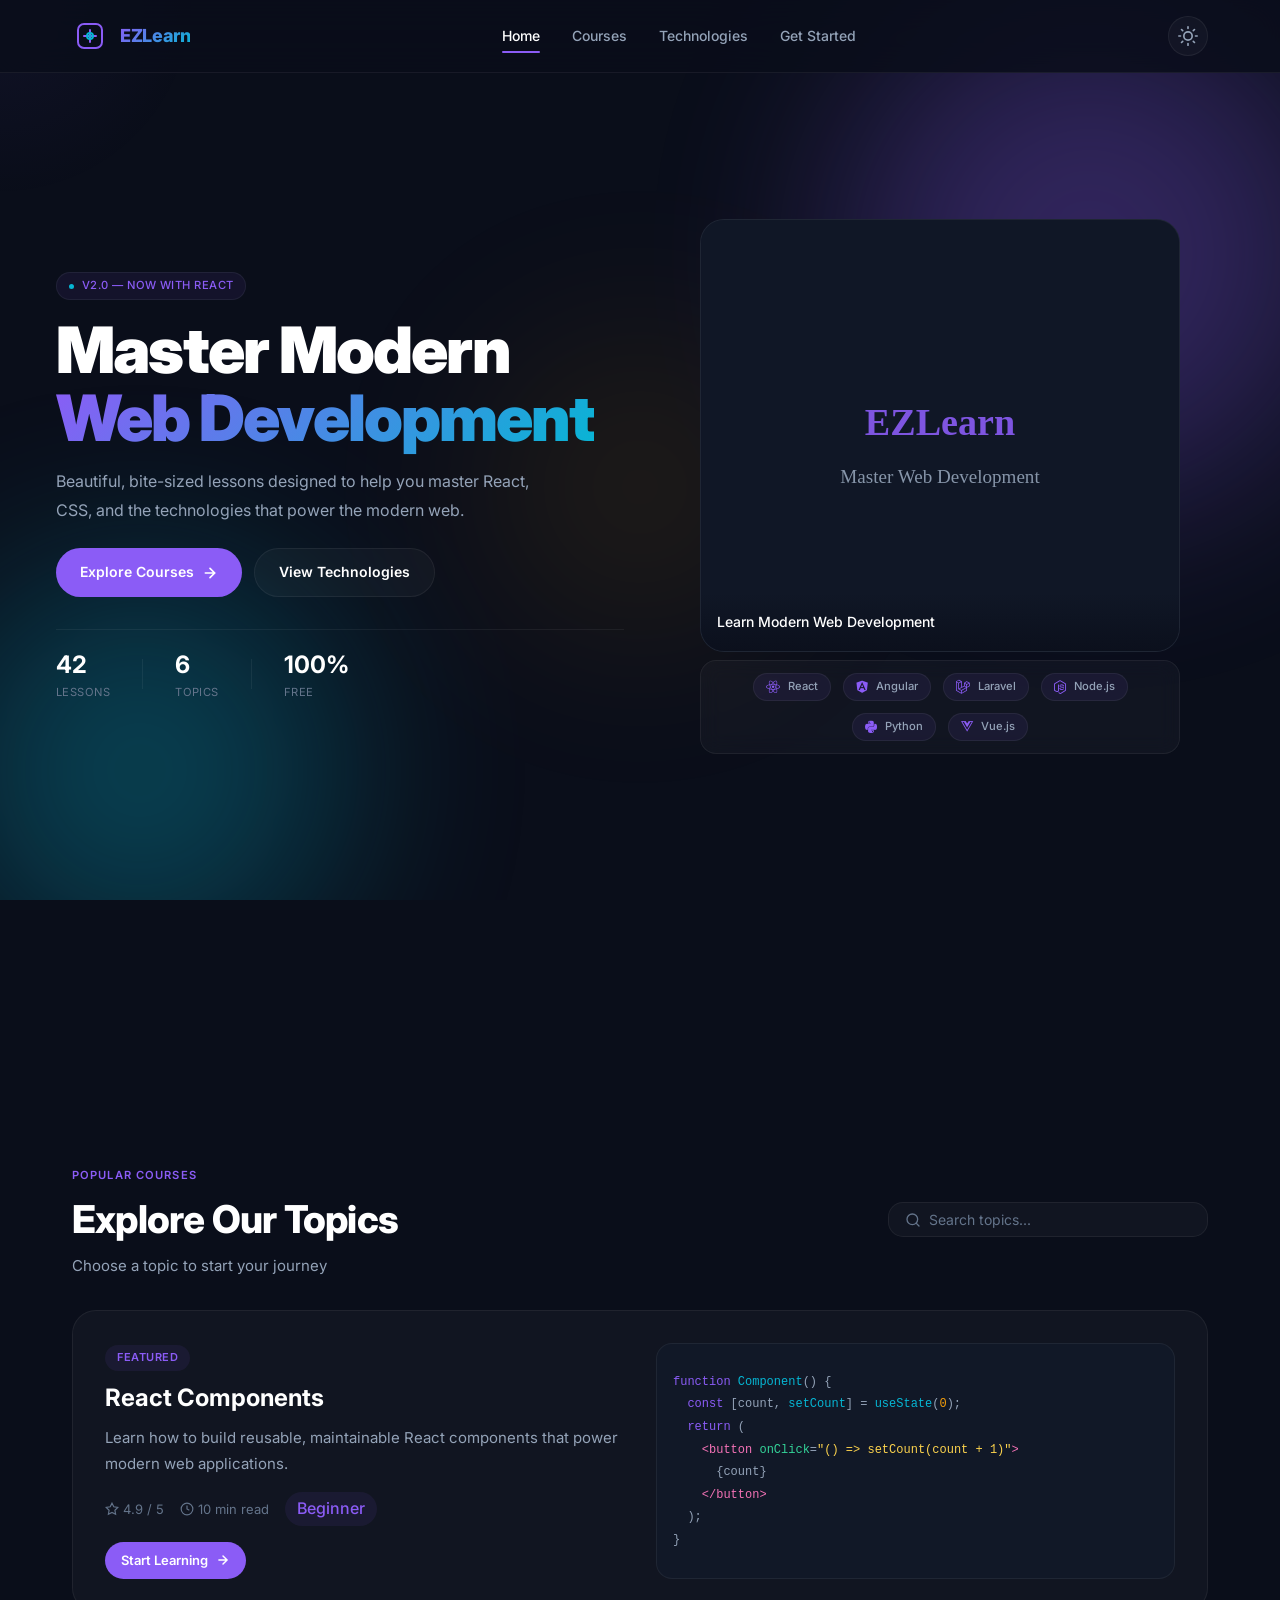
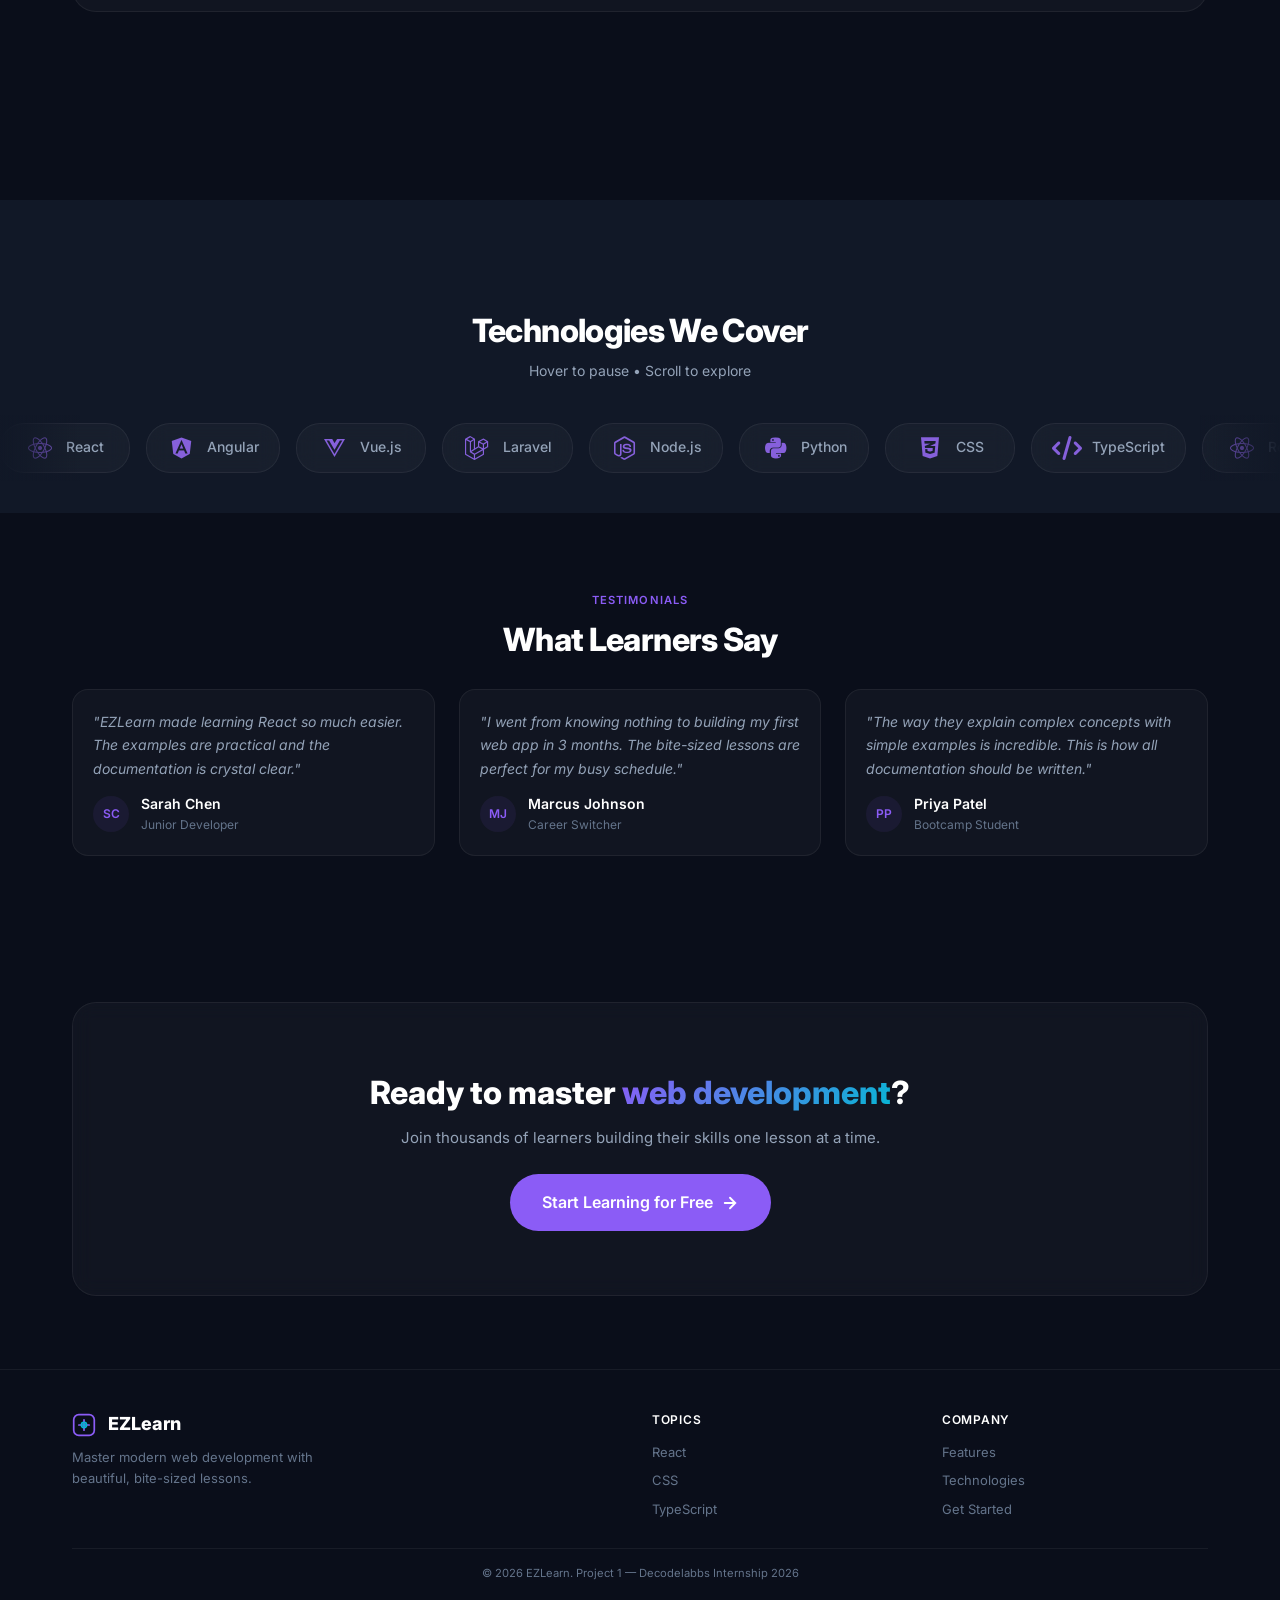
<file: index.html>
<!DOCTYPE html>
<html lang="en">
<head>
    <meta charset="UTF-8" />
    <meta name="viewport" content="width=device-width, initial-scale=1.0" />
    <meta name="description" content="EZLearn — Master modern web development with beautiful, bite-sized lessons." />
    <meta name="theme-color" content="#0A0E1A" />
    <title>EZLearn — Master Modern Web Development</title>
    <link rel="icon" type="image/x-icon" href="favicon.ico?v=1">

    <link href="https://fonts.googleapis.com/css2?family=Inter:wght@300;400;500;600;700;800;900&family=JetBrains+Mono:wght@400;500&display=swap" rel="stylesheet" />
    <link rel="stylesheet" href="https://cdnjs.cloudflare.com/ajax/libs/font-awesome/6.4.0/css/all.min.css" />
    <link rel="stylesheet" href="css/style.css">
</head>
<body>
    <div class="cursor-glow" id="cursorGlow"></div>

   <!-- NavBar -->
    <nav class="nav" role="navigation" aria-label="Main navigation">
        <div class="container nav-inner">
            <div class="nav-logo">
                <div class="nav-logo-icon">
                    <svg width="28" height="28" viewBox="0 0 28 28" fill="none">
                        <rect x="2" y="2" width="24" height="24" rx="6" stroke="#8B5CF6" stroke-width="2" />
                        <path d="M14 8L14 20M8 14L20 14" stroke="#8B5CF6" stroke-width="2" stroke-linecap="round" />
                        <circle cx="14" cy="14" r="3" stroke="#06B6D4" stroke-width="2" />
                        <circle cx="14" cy="14" r="1.5" fill="#06B6D4" />
                    </svg>
                </div>
                <span class="nav-logo-text">EZLearn</span>
            </div>

            <div class="nav-links">
                <a href="#home" class="nav-link nav-link--active">Home</a>
                <a href="#featured" class="nav-link">Courses</a>
                <a href="#tech-strip" class="nav-link">Technologies</a>
                <a href="#cta" class="nav-link">Get Started</a>
            </div>

            <div class="nav-controls">
                <button class="nav-theme-btn" id="themeToggle" aria-label="Toggle theme">
                    <svg width="20" height="20" viewBox="0 0 24 24" fill="none" stroke="currentColor" stroke-width="2" stroke-linecap="round">
                        <circle cx="12" cy="12" r="5" />
                        <path d="M12 1v2M12 21v2M4.22 4.22l1.42 1.42M18.36 18.36l1.42 1.42M1 12h2M21 12h2M4.22 19.78l1.42-1.42M18.36 5.64l1.42-1.42" />
                    </svg>
                </button>
                <button class="nav-menu-btn" id="toggleMenu" aria-label="Toggle menu">
                    <svg width="24" height="24" viewBox="0 0 24 24" fill="none" stroke="currentColor" stroke-width="2" stroke-linecap="round">
                        <path d="M3 12h18M3 6h18M3 18h18" />
                    </svg>
                </button>
            </div>
        </div>
    </nav>

    <div class="mobile-menu" id="mobileMenu">
        <ul>
            <li><a href="#home" class="nav-link nav-link--active">Home</a></li>
            <li><a href="#featured" class="nav-link">Courses</a></li>
            <li><a href="#tech-strip" class="nav-link">Technologies</a></li>
            <li><a href="#cta" class="nav-link">Get Started</a></li>
        </ul>
    </div>

   <!-- Hero section -->
    <section class="hero section-snap" id="home" aria-label="Hero section">
        <div class="container hero-inner">
            <div class="hero-orb hero-orb--1"></div>
            <div class="hero-orb hero-orb--2"></div>
            <div class="hero-orb hero-orb--3"></div>

            <!-- Left Content -->
            <div class="hero-content">
                <span class="hero-badge">
                    <span class="hero-badge-dot"></span>
                    v2.0 — Now with React
                </span>

                <h1 class="hero-title">
                    Master Modern
                    <span class="hero-title-highlight">Web Development</span>
                </h1>

                <p class="hero-subtitle">
                    Beautiful, bite-sized lessons designed to help you master React,
                    CSS, and the technologies that power the modern web.
                </p>

                <div class="hero-actions">
                    <a href="#featured" class="btn btn--primary btn--arrow">
                        Explore Courses
                        <svg width="16" height="16" viewBox="0 0 24 24" fill="none" stroke="currentColor" stroke-width="2.5" stroke-linecap="round">
                            <path d="M5 12h14M12 5l7 7-7 7" />
                        </svg>
                    </a>
                    <a href="#tech-strip" class="btn btn--glass">View Technologies</a>
                </div>

                <div class="hero-stats">
                    <div class="hero-stat">
                        <span class="hero-stat-number" id="statCount">0</span>
                        <span class="hero-stat-label">Lessons</span>
                    </div>
                    <div class="hero-stat-divider"></div>
                    <div class="hero-stat">
                        <span class="hero-stat-number">6</span>
                        <span class="hero-stat-label">Topics</span>
                    </div>
                    <div class="hero-stat-divider"></div>
                    <div class="hero-stat">
                        <span class="hero-stat-number">100%</span>
                        <span class="hero-stat-label">Free</span>
                    </div>
                </div>
            </div>

            <!-- Right - Image Tech Strip -->
            <div class="hero-visual">
                <div class="hero-image-wrapper">
                    <img src="data:image/svg+xml,%3Csvg xmlns='http://www.w3.org/2000/svg' viewBox='0 0 400 360'%3E%3Crect fill='%23111827' width='400' height='360'/%3E%3Ctext x='200' y='180' text-anchor='middle' fill='%238B5CF6' font-family='Inter' font-size='32' font-weight='700'%3EEZLearn%3C/text%3E%3Ctext x='200' y='220' text-anchor='middle' fill='%2394A3B8' font-family='Inter' font-size='16'%3EMaster Web Development%3C/text%3E%3C/svg%3E" alt="EZLearn - Web Development" />
                    <div class="hero-image-overlay">
                        <span>Learn Modern Web Development</span>
                    </div>
                </div>

                <!-- Tech Strip Below Image -->
                <div class="hero-tech-strip" id="heroTechStrip">
                    <!-- Rendered by JavaScript -->
                </div>
            </div>
        </div>
    </section>

    <!-- Course section  -->
    <section class="featured-section section-snap" id="featured" aria-label="Featured courses">
        <div class="container featured-section-inner">
            <div class="featured-header">
                <div class="featured-header-top">
                    <div class="featured-header-left">
                        <div class="section-header">
                            <span class="section-header-label">Popular Courses</span>
                            <h2 class="section-header-title">Explore Our Topics</h2>
                            <p class="section-header-subtitle">Choose a topic to start your journey</p>
                        </div>
                    </div>
                    <div class="featured-header-right">
    <!-- Search elements -->
    <div class="search-container-wrapper">
        <div class="search-box">
            <svg class="search-box-icon" width="16" height="16" viewBox="0 0 24 24" fill="none" stroke="currentColor" stroke-width="2" stroke-linecap="round">
                <circle cx="11" cy="11" r="8" />
                <path d="M21 21l-4.35-4.35" />
            </svg>
            <input type="text" class="search-box-input" id="searchInput" placeholder="Search topics..." aria-label="Search for topics" />  
        </div>

        <div class="searchResults" id="searchResults">
            <ul id="searchResultsList"></ul>
        </div>
    </div>

    <!-- <a href="#" class="btn btn--primary btn--sm btn--arrow">
        All Courses
        <svg width="14" height="14" viewBox="0 0 24 24" fill="none" stroke="currentColor" stroke-width="2.5" stroke-linecap="round">
            <path d="M5 12h14M12 5l7 7-7 7" />
        </svg>
    </a> -->
</div>

                </div>
            </div>

            <!-- Featured Course Card -->
            <div class="featured-card glass">
                <div class="featured-card-content">
                    <span class="featured-card-tag">Featured</span>
                    <h3 class="featured-card-title">React Components</h3>
                    <p class="featured-card-description">
                        Learn how to build reusable, maintainable React components that
                        power modern web applications.
                    </p>
                    <div class="featured-card-meta">
                        <span class="featured-card-meta-item">
                            <svg width="14" height="14" viewBox="0 0 24 24" fill="none" stroke="currentColor" stroke-width="2">
                                <polygon points="12 2 15.09 8.26 22 9.27 17 14.14 18.18 21.02 12 17.77 5.82 21.02 7 14.14 2 9.27 8.91 8.26 12 2" />
                            </svg>
                            4.9 / 5
                        </span>
                        <span class="featured-card-meta-item">
                            <svg width="14" height="14" viewBox="0 0 24 24" fill="none" stroke="currentColor" stroke-width="2">
                                <circle cx="12" cy="12" r="10" />
                                <polyline points="12 6 12 12 16 14" />
                            </svg>
                            10 min read
                        </span>
                        <span class="featured-card-meta-item--badge">Beginner</span>
                    </div>
                    <a href="courses.html?course=react" class="btn btn--primary btn--sm btn--arrow">
                        Start Learning
                        <svg width="14" height="14" viewBox="0 0 24 24" fill="none" stroke="currentColor" stroke-width="2.5" stroke-linecap="round">
                            <path d="M5 12h14M12 5l7 7-7 7" />
                        </svg>
                    </a>
                </div>
                <div class="featured-card-visual">
                    <div class="featured-card-code">
                        <pre><code><span class="code-keyword">function</span> <span class="code-function">Component</span>() {
  <span class="code-keyword">const</span> [count, <span class="code-function">setCount</span>] = <span class="code-function">useState</span>(<span class="code-number">0</span>);
  <span class="code-keyword">return</span> (
    <span class="code-tag">&lt;button</span> <span class="code-attr">onClick</span>=<span class="code-string">"() => setCount(count + 1)"</span><span class="code-tag">&gt;</span>
      {count}
    <span class="code-tag">&lt;/button&gt;</span>
  );
}</code></pre>
                    </div>
                </div>
            </div>
        </div>
    </section>

   <!-- Courses Strip -->
    <section class="courses-strip-section section-snap" id="tech-strip" aria-label="Technology strip">
        <div class="strip-wrapper">
            <div class="strip-title">
                <h2>Technologies We Cover</h2>
                <p>Hover to pause • Scroll to explore</p>
            </div>

            <div class="strip-container">
                <div class="strip-track" id="stripTrack">
                    <!-- Rendered by JavaScript -->
                </div>
            </div>
        </div>
    </section>

   <!-- Testomonials -->
    <section class="testimonials-section section-snap" aria-label="Testimonials">
        <div class="container">
            <div class="section-header">
                <span class="section-header-label">Testimonials</span>
                <h2 class="section-header-title">What Learners Say</h2>
            </div>

            <div class="testimonials-grid" id="testimonialsGrid">
                <!-- Rendered by JavaScript -->
            </div>
        </div>
    </section>

    <!-- Get started section -CTA -->
    <section class="cta-section section-snap" id="cta" aria-label="Get started">
        <div class="container">
            <div class="cta-section-inner">
                <div class="cta-section-content">
                    <h2 class="cta-section-title">
                        Ready to master
                        <span class="cta-section-highlight">web development</span>?
                    </h2>
                    <p class="cta-section-subtitle">
                        Join thousands of learners building their skills one lesson at a time.
                    </p>
                    <a href="#featured" class="btn btn--primary btn--lg btn--arrow">
                        Start Learning for Free
                        <svg width="18" height="18" viewBox="0 0 24 24" fill="none" stroke="currentColor" stroke-width="2.5" stroke-linecap="round">
                            <path d="M5 12h14M12 5l7 7-7 7" />
                        </svg>
                    </a>
                </div>
            </div>
        </div>
    </section>

    <!-- Footer -->
    <footer class="footer" role="contentinfo">
        <div class="container footer-inner">
            <div class="footer-brand">
                <div class="footer-logo">
                    <svg width="24" height="24" viewBox="0 0 28 28" fill="none">
                        <rect x="2" y="2" width="24" height="24" rx="6" stroke="#8B5CF6" stroke-width="2" />
                        <path d="M14 8L14 20M8 14L20 14" stroke="#8B5CF6" stroke-width="2" stroke-linecap="round" />
                        <circle cx="14" cy="14" r="3" stroke="#06B6D4" stroke-width="2" />
                        <circle cx="14" cy="14" r="1.5" fill="#06B6D4" />
                    </svg>
                    <span>EZLearn</span>
                </div>
                <p class="footer-description">
                    Master modern web development with beautiful, bite-sized lessons.
                </p>
            </div>

            <div class="footer-links">
                <div class="footer-link-group">
                    <span class="footer-link-group-title">Topics</span>
                    <a href="courses.html?course=react" class="footer-link">React</a>
                    <a href="courses.html?course=css" class="footer-link">CSS</a>
                    <a href="courses.html?course=typescript" class="footer-link">TypeScript</a>
                </div>
                <div class="footer-link-group">
                    <span class="footer-link-group-title">Company</span>
                    <a href="#featured" class="footer-link">Features</a>
                    <a href="#tech-strip" class="footer-link">Technologies</a>
                    <a href="#cta" class="footer-link">Get Started</a>
                </div>
            </div>
        </div>

        <div class="container">
            <div class="footer-bottom">
                <span>&copy; <span id="currentYear"></span> EZLearn. Project 1 — Decodelabbs Internship 2026</span>
            </div>
        </div>
    </footer>

    <script type="module" src="js/data.js"></script>
    <script type="module" src="js/script.js"></script>
</body>
</html>
</file>
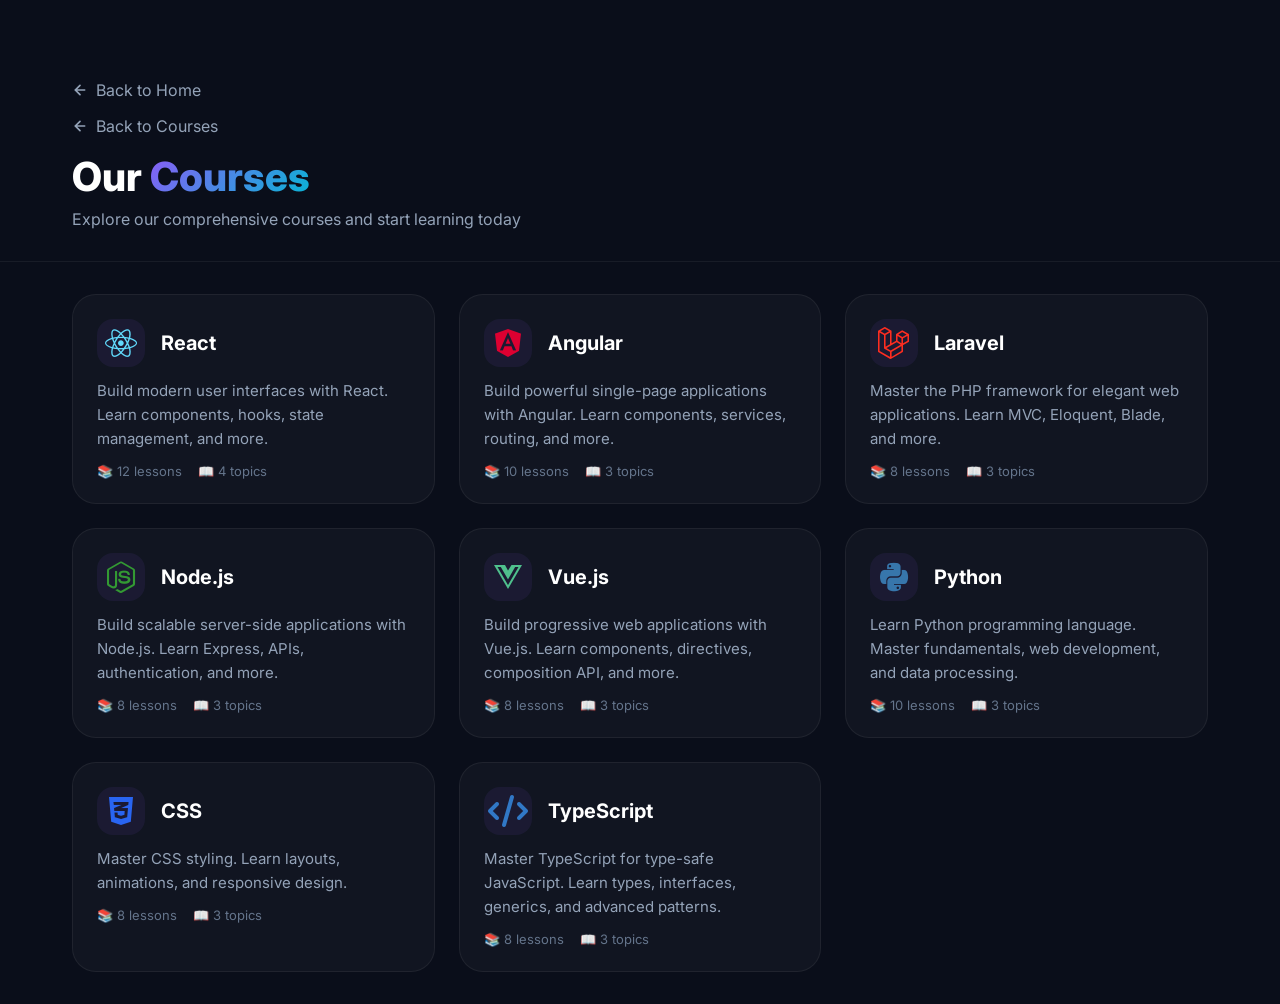
<file: courses.html>
<!DOCTYPE html>
<html lang="en">
<head>
    <meta charset="UTF-8" />
    <meta name="viewport" content="width=device-width, initial-scale=1.0" />
    <title>EZLearn — Courses</title>
    <link rel="icon" type="image/x-icon" href="favicon.ico?v=1">
    <link href="https://fonts.googleapis.com/css2?family=Inter:wght@300;400;500;600;700;800;900&family=JetBrains+Mono:wght@400;500&display=swap" rel="stylesheet" />
    <link rel="stylesheet" href="https://cdnjs.cloudflare.com/ajax/libs/font-awesome/6.4.0/css/all.min.css" />
    <link rel="stylesheet" href="css/courses.css">
</head>
<body>
    <header class="page-header">
        <div class="container">
            <a href="index.html" class="back-btn">
                <svg width="16" height="16" viewBox="0 0 24 24" fill="none" stroke="currentColor" stroke-width="2.5" stroke-linecap="round">
                    <path d="M19 12H5M12 19l-7-7 7-7" />
                </svg>
                Back to Home
            </a>
            <br>
            <a href="courses.html" class="back-btn">
                <svg width="16" height="16" viewBox="0 0 24 24" fill="none" stroke="currentColor" stroke-width="2.5" stroke-linecap="round">
                    <path d="M19 12H5M12 19l-7-7 7-7" />
                </svg>
                Back to Courses
            </a>
            <h1>Our <span>Courses</span></h1>
            <p>Explore our comprehensive courses and start learning today</p>
        </div>
    </header>

    <main>
        <div class="container" id="courseContent">
            <!-- Rendered by JavaScript -->
        </div>
    </main>

    
    <script type="module" src="js/data.js"></script>
    <script type="module"  src="js/courses.js"></script>

</body>
</html>
</file>
<file: css/style.css>
/* Variables */
:root {
    --color-bg: #0A0E1A;
    --color-bg-secondary: #111827;
    /* --color-bg-secondary: #00040eda; */
    --color-surface: rgba(255, 255, 255, 0.03);
    --color-surface-hover: rgba(255, 255, 255, 0.06);
    --color-border: rgba(255, 255, 255, 0.06);
    --color-border-hover: rgba(255, 255, 255, 0.12);

    --color-primary: #8B5CF6;
    --color-primary-hover: #7C3AED;
    --color-primary-glow: rgba(139, 92, 246, 0.25);
    --color-primary-soft: rgba(139, 92, 246, 0.08);

    --color-secondary: #06B6D4;
    --color-secondary-glow: rgba(6, 182, 212, 0.15);

    --color-accent: #F59E0B;

    --color-text-primary: #FFFFFF;
    --color-text-secondary: #94A3B8;
    --color-text-muted: #64748B;

    --font-display: 'Inter', -apple-system, sans-serif;
    --font-mono: 'JetBrains Mono', monospace;

    --space-1: 4px;
    --space-2: 8px;
    --space-3: 12px;
    --space-4: 16px;
    --space-5: 20px;
    --space-6: 24px;
    --space-8: 32px;
    --space-10: 40px;
    --space-12: 48px;
    --space-16: 64px;
    --space-20: 80px;

    --radius-sm: 8px;
    --radius-md: 16px;
    --radius-lg: 24px;
    --radius-xl: 32px;
    --radius-full: 9999px;

    --duration-fast: 150ms;
    --duration-base: 300ms;
    --duration-slow: 500ms;
    --ease-out: cubic-bezier(0.22, 1, 0.36, 1);
    --ease-in-out: cubic-bezier(0.65, 0, 0.35, 1);

    --container-max: 1200px;
    --container-padding: var(--space-4);
    --header-height: 73px;
}
/* lightTheme */
body.dark {
    --color-bg: #FFFFFF;
    --color-bg-secondary: #F1F5F9;
    --color-surface: rgba(0, 0, 0, 0.03);
    --color-surface-hover: rgba(0, 0, 0, 0.06);
    --color-border: rgba(0, 0, 0, 0.06);
    --color-border-hover: rgba(0, 0, 0, 0.12);
    --color-text-primary: #0A0E1A;
    --color-text-secondary: #475569;
    --color-text-muted: #94A3B8;
}

/* Global rest*/
*,
*::before,
*::after {
    box-sizing: border-box;
    margin: 0;
    padding: 0;
}

html {
    scroll-behavior: smooth;
    scroll-snap-type: y mandatory;
    overflow-y: scroll;
    -webkit-text-size-adjust: 100%;
}

body {
    min-height: 100vh;
    font-family: var(--font-display);
    font-size: 1rem;
    line-height: 1.6;
    color: var(--color-text-primary);
    background: var(--color-bg);
    -webkit-font-smoothing: antialiased;
    -moz-osx-font-smoothing: grayscale;
    overflow-x: hidden;
    transition: background 0.3s ease, color 0.3s ease;
}

::selection {
    background: var(--color-primary);
    color: white;
}
/* ScrollBar */
::-webkit-scrollbar {
    width: 4px;
    height: 4px;
}

::-webkit-scrollbar-track {
    background: var(--color-bg-secondary);
}

::-webkit-scrollbar-thumb {
    background: var(--color-primary);
    border-radius: var(--radius-full);
}

::-webkit-scrollbar-thumb:hover {
    background: var(--color-primary-hover);
}

/*Container */
.container {
    max-width: var(--container-max);
    margin: 0 auto;
    padding: 0 var(--container-padding);
    width: 100%;
}

/* CURSOR GLOW                             */
.cursor-glow {
    position: fixed;
    top: 0;
    left: 0;
    width: 400px;
    height: 400px;
    border-radius: 50%;
    pointer-events: none;
    z-index: 0;
    background: radial-gradient(circle, rgba(139, 92, 246, 0.06) 0%, transparent 70%);
    transform: translate(-50%, -50%);
    transition: none;
    will-change: transform;
}

body.dark .cursor-glow {
    background: radial-gradient(circle, rgba(139, 92, 246, 0.1) 0%, transparent 70%);
}
/* navbar */
.nav {
    position: fixed;
    top: 0;
    left: 0;
    right: 0;
    z-index: 1000;
    padding: var(--space-4) 0;
    background: rgba(10, 14, 26, 0.85);
    backdrop-filter: blur(20px);
    -webkit-backdrop-filter: blur(20px);
    border-bottom: 1px solid var(--color-border);
    transition: all var(--duration-base) var(--ease-out);
    height: var(--header-height);
}

body.dark .nav {
    background: rgba(255, 255, 255, 0.85);
}

.nav-inner {
    display: flex;
    align-items: center;
    justify-content: space-between;
    height: 100%;
}

.nav-logo {
    display: flex;
    align-items: center;
    gap: var(--space-3);
    text-decoration: none;
    color: var(--color-text-primary);
}

.nav-logo-icon {
    display: flex;
    align-items: center;
    justify-content: center;
    width: 36px;
    height: 36px;
}

.nav-logo-text {
    font-weight: 800;
    font-size: 1.125rem;
    letter-spacing: -0.02em;
    background: linear-gradient(135deg, var(--color-primary), var(--color-secondary));
    -webkit-background-clip: text;
    -webkit-text-fill-color: transparent;
}

.nav-links {
    display: none;
    align-items: center;
    gap: var(--space-8);
}

.nav-link {
    font-size: 0.875rem;
    font-weight: 500;
    color: var(--color-text-secondary);
    text-decoration: none;
    transition: all var(--duration-fast) var(--ease-out);
    position: relative;
    cursor: pointer;
    padding: var(--space-1) 0;
}

.nav-link::after {
    content: '';
    position: absolute;
    bottom: -2px;
    left: 0;
    width: 0;
    height: 2px;
    background: var(--color-primary);
    transition: width var(--duration-base) var(--ease-out);
    border-radius: var(--radius-full);
}

.nav-link:hover,
.nav-link--active {
    color: var(--color-text-primary);
}

.nav-link:hover::after,
.nav-link--active::after {
    width: 100%;
}

.nav-controls {
    display: flex;
    align-items: center;
    gap: var(--space-2);
}

.nav-theme-btn,
.nav-menu-btn {
    width: 40px;
    height: 40px;
    border-radius: var(--radius-full);
    border: 1px solid var(--color-border);
    background: var(--color-surface);
    color: var(--color-text-secondary);
    cursor: pointer;
    display: flex;
    align-items: center;
    justify-content: center;
    transition: all var(--duration-fast) var(--ease-out);
}

.nav-theme-btn:hover,
.nav-menu-btn:hover {
    background: var(--color-surface-hover);
    border-color: var(--color-border-hover);
    color: var(--color-text-primary);
}

body.dark .nav-theme-btn,
body.dark .nav-menu-btn {
    background: rgba(0, 0, 0, 0.05);
}

body.dark .nav-theme-btn:hover,
body.dark .nav-menu-btn:hover {
    background: rgba(0, 0, 0, 0.1);
}

/* Mobile Menu */
.mobile-menu {
    display: none;
    position: fixed;
    top: var(--header-height);
    left: 0;
    right: 0;
    background: rgba(10, 14, 26, 0.98);
    backdrop-filter: blur(20px);
    -webkit-backdrop-filter: blur(20px);
    border-bottom: 1px solid var(--color-border);
    padding: var(--space-6) var(--space-4);
    z-index: 99;
    animation: slideDown 0.3s var(--ease-out);
}

body.dark .mobile-menu {
    background: rgba(255, 255, 255, 0.98);
}

.mobile-menu.active {
    display: block;
}

@keyframes slideDown {
    0% {
        transform: translateY(-20px);
        opacity: 0;
    }

    100% {
        transform: translateY(0);
        opacity: 1;
    }
}

.mobile-menu ul {
    list-style: none;
}

.mobile-menu ul li {
    padding: var(--space-3) 0;
    border-bottom: 1px solid var(--color-border);
}

.mobile-menu ul li:last-child {
    border-bottom: none;
}

.mobile-menu ul li a {
    color: var(--color-text-secondary);
    text-decoration: none;
    font-size: 1rem;
    font-weight: 500;
    transition: color var(--duration-fast) var(--ease-out);
    display: block;
}

.mobile-menu ul li a:hover {
    color: var(--color-text-primary);
}

/* section snap */
.section-snap {
    scroll-snap-align: start;
    height: auto;
    display: flex;
    align-items: center;
    position: relative;
    padding-top: var(--header-height);
    overflow: hidden;
}

/* Hero section */
.hero {
    position: relative;
    overflow: hidden;
    min-height: 100vh;
    display: flex;
    align-items: center;
    padding-top: var(--header-height);
}

.hero-inner {
    display: grid;
    grid-template-columns: 1fr;
    gap: var(--space-8);
    align-items: center;
    position: relative;
    z-index: 1;
    padding: var(--space-4);
}

.hero-orb {
    position: absolute;
    border-radius: 50%;
    filter: blur(100px);
    pointer-events: none;
    opacity: 0.3;
}

.hero-orb--1 {
    width: 500px;
    height: 500px;
    top: -200px;
    right: -100px;
    background: var(--color-primary);
    animation: orbFloat 10s ease-in-out infinite;
}

.hero-orb--2 {
    width: 400px;
    height: 400px;
    bottom: -200px;
    left: -100px;
    background: var(--color-secondary);
    animation: orbFloat 12s ease-in-out infinite reverse;
}

.hero-orb--3 {
    width: 300px;
    height: 300px;
    top: 50%;
    left: 50%;
    transform: translate(-50%, -50%);
    background: var(--color-accent);
    opacity: 0.1;
    animation: orbPulse 8s ease-in-out infinite;
}

@keyframes orbFloat {

    0%,
    100% {
        transform: translate(0, 0) scale(1);
    }

    50% {
        transform: translate(40px, -40px) scale(1.1);
    }
}

@keyframes orbPulse {

    0%,
    100% {
        transform: translate(-50%, -50%) scale(1);
        opacity: 0.1;
    }

    50% {
        transform: translate(-50%, -50%) scale(1.4);
        opacity: 0.2;
    }
}

/* Hero Left Content */
.hero-content {
    max-width: 620px;
    position: relative;
    z-index: 2;
}

.hero-badge {
    display: inline-flex;
    align-items: center;
    gap: var(--space-2);
    padding: var(--space-1) var(--space-3);
    border-radius: var(--radius-full);
    background: var(--color-primary-soft);
    border: 1px solid var(--color-border);
    font-size: 0.7rem;
    font-weight: 500;
    color: var(--color-primary);
    letter-spacing: 0.04em;
    text-transform: uppercase;
    margin-bottom: var(--space-4);
    animation: fadeUp 0.8s var(--ease-out) forwards;
    opacity: 0;
    transform: translateY(20px);
}

.hero-badge-dot {
    width: 5px;
    height: 5px;
    border-radius: 50%;
    background: var(--color-secondary);
    animation: pulseDot 2s ease-in-out infinite;
}

@keyframes pulseDot {

    0%,
    100% {
        opacity: 1;
        transform: scale(1);
    }

    50% {
        opacity: 0.3;
        transform: scale(0.8);
    }
}

.hero-title {
    font-size: clamp(2.2rem, 5vw, 4rem);
    font-weight: 900;
    line-height: 1.05;
    letter-spacing: -0.03em;
    margin-bottom: var(--space-4);
    animation: fadeUp 0.8s var(--ease-out) 0.1s forwards;
    opacity: 0;
    transform: translateY(20px);
}

.hero-title-highlight {
    background: linear-gradient(135deg, var(--color-primary), var(--color-secondary));
    -webkit-background-clip: text;
    -webkit-text-fill-color: transparent;
}

.hero-subtitle {
    font-size: clamp(1rem, 1.2vw, 1.125rem);
    color: var(--color-text-secondary);
    max-width: 500px;
    margin-bottom: var(--space-6);
    line-height: 1.8;
    animation: fadeUp 0.8s var(--ease-out) 0.2s forwards;
    opacity: 0;
    transform: translateY(20px);
}

.hero-actions {
    display: flex;
    flex-wrap: wrap;
    gap: var(--space-3);
    margin-bottom: var(--space-8);
    animation: fadeUp 0.8s var(--ease-out) 0.3s forwards;
    opacity: 0;
    transform: translateY(20px);
}

.hero-stats {
    display: flex;
    align-items: center;
    gap: var(--space-6);
    padding-top: var(--space-4);
    border-top: 1px solid var(--color-border);
    animation: fadeUp 0.8s var(--ease-out) 0.4s forwards;
    opacity: 0;
    transform: translateY(20px);
    flex-wrap: wrap;
}

.hero-stat {
    display: flex;
    flex-direction: column;
}

.hero-stat-number {
    font-size: clamp(1.25rem, 2vw, 1.5rem);
    font-weight: 700;
    color: var(--color-text-primary);
}

.hero-stat-label {
    font-size: 0.7rem;
    color: var(--color-text-muted);
    letter-spacing: 0.04em;
    text-transform: uppercase;
}

.hero-stat-divider {
    width: 1px;
    height: 30px;
    background: var(--color-border);
}

/* Hero Right - Image & Tech Strip */
.hero-visual {
    position: relative;
    z-index: 2;
    display: flex;
    flex-direction: column;
    align-items: center;
    gap: var(--space-2);
}

.hero-image-wrapper {
    position: relative;
    width: 100%;
    max-width: 480px;
    border-radius: var(--radius-lg);
    overflow: hidden;
    border: 1px solid var(--color-border);
    background: var(--color-bg-secondary);
    background-image: url("https://images.unsplash.com/photo-1612383401597-cdfb8bdfa0d9?w=500&auto=format&fit=crop&q=60&ixlib=rb-4.1.0&ixid=M3wxMjA3fDB8MHxzZWFyY2h8NHx8ZGFyayUyMGNvbXB1dGVyfGVufDB8fDB8fHww");
    background-position: center;
    background-size: cover;
    padding: 0 !important;
}

.hero-image-wrapper img {
    width: 100%;
    height: 100%;
    object-fit: cover;
    display: block;
    opacity: 0.9;
}

.hero-image-overlay {
    position: absolute;
    bottom: 0;
    left: 0;
    right: 0;
    padding: var(--space-4);
    background: linear-gradient(to top, rgba(10, 14, 26, 0.8), transparent);
}

body.dark .hero-image-overlay {
    background: linear-gradient(to top, rgba(255, 255, 255, 0.8), transparent);
}

.hero-image-overlay span {
    font-size: 0.875rem;
    font-weight: 500;
    color: var(--color-text-primary);
}

/* Tech strip bottom of hero image */
.hero-tech-strip {
    display: flex;
    gap: var(--space-3);
    flex-wrap: wrap;
    justify-content: center;
    padding: var(--space-3) var(--space-4);
    background: var(--color-surface);
    border: 1px solid var(--color-border);
    border-radius: var(--radius-md);
    backdrop-filter: blur(10px);
    -webkit-backdrop-filter: blur(10px);
    width: 100%;
    max-width: 480px;
}

.hero-tech-item {
    display: flex;
    align-items: center;
    gap: var(--space-2);
    padding: var(--space-1) var(--space-3);
    border-radius: var(--radius-full);
    background: var(--color-primary-soft);
    border: 1px solid var(--color-border);
    transition: all var(--duration-fast) var(--ease-out);
}

.hero-tech-item:hover {
    transform: translateY(-2px);
    border-color: var(--color-primary);
    background: var(--color-primary-soft);
}

.hero-tech-item i {
    font-size: 0.875rem;
    color: var(--color-primary);
}

.hero-tech-item span {
    font-size: 0.7rem;
    font-weight: 500;
    color: var(--color-text-secondary);
}

.hero-tech-item:hover span {
    color: var(--color-text-primary);
}

@keyframes fadeUp {
    to {
        opacity: 1;
        transform: translateY(0);
    }
}

/* buttons */
.btn {
    display: inline-flex;
    align-items: center;
    justify-content: center;
    gap: var(--space-2);
    padding: var(--space-3) var(--space-6);
    border: none;
    border-radius: var(--radius-full);
    font-weight: 600;
    font-size: 0.875rem;
    cursor: pointer;
    transition: all var(--duration-fast) var(--ease-out);
    text-decoration: none;
    position: relative;
    overflow: hidden;
}

.btn--primary {
    background: var(--color-primary);
    color: white;
}

.btn--primary::before {
    content: '';
    position: absolute;
    inset: 0;
    background: linear-gradient(135deg, var(--color-primary-hover), var(--color-secondary));
    opacity: 0;
    transition: opacity var(--duration-fast) var(--ease-out);
    background-clip: text;
}

.btn--primary:hover::before {
    color:white;
    opacity: 1;
}

.btn--primary:hover {
    transform: translateY(-2px);
    box-shadow: 0 8px 32px var(--color-primary-glow);
}

.btn--primary * {
    position: relative;
    z-index: 1;
}

.btn--glass {
    background: var(--color-surface);
    border: 1px solid var(--color-border);
    color: var(--color-text-primary);
}

.btn--glass:hover {
    background: var(--color-surface-hover);
    border-color: var(--color-border-hover);
    transform: translateY(-2px);
}

.btn--sm {
    padding: var(--space-2) var(--space-4);
    font-size: 0.8125rem;
}

.btn--lg {
    padding: var(--space-4) var(--space-8);
    font-size: 1rem;
}

.btn--arrow {
    gap: var(--space-2);
}

.btn--arrow svg {
    transition: transform var(--duration-fast) var(--ease-out);
}

.btn--arrow:hover svg {
    transform: translateX(4px);
}

/* Features Section  */
.featured-section {
    min-height: 100vh;
    display: flex;
    align-items: center;
    padding-top: var(--header-height);
    position: relative;
}

.featured-section-inner {
    width: 100%;
    padding: var(--space-8);
}

.featured-header {
    display: flex;
    flex-direction: column;
    gap: var(--space-4);
    margin-bottom: var(--space-8);
}

.featured-header-top {
    display: flex;
    flex-direction: column;
    gap: var(--space-4);
}

.featured-header-left {
    flex: 1;
}

.featured-header-left .section-header {
    text-align: left;
    margin-bottom: 0;
}

.featured-header-left .section-header-title {
    font-size: clamp(1.8rem, 3vw, 2.5rem);
}

.featured-header-right {
    display: flex;
    align-items: center;
    gap: var(--space-4);
   
}

.search-container-wrapper {
    position: relative;
    flex: 1;
    min-width: 180px; 
}

.search-box {
    display: flex;
    align-items: center;
    background: var(--color-surface);
    border: 1px solid var(--color-border);
    border-radius: 15px;
    padding: 0 var(--space-4);
    transition: all var(--duration-base) var(--ease-out);
    width: 100%;
}
.search-box {
    display: flex;
    align-items: center;
    background: var(--color-surface);
    border: 1px solid var(--color-border);
    border-radius: 15px;
    padding: 0 var(--space-4);
    transition: all var(--duration-base) var(--ease-out);
    flex: 1;
}

.search-box:focus-within {
    border-color: var(--color-primary);
    box-shadow: 0 0 0 4px var(--color-primary-soft);
}

.search-box-icon {
    color: var(--color-text-muted);
    flex-shrink: 0;
    margin-right: var(--space-2);
}

.search-box-input {
    flex: 1;
    padding: var(--space-2) 0;
    border: none;
    background: transparent;
    color: var(--color-text-primary);
    font-size: 0.875rem;
    outline: none;
    font-family: var(--font-display);
    position: relative;
    z-index: 100;
}

.search-box-input::placeholder {
    color: var(--color-text-muted);
}
.searchResults {
    display: none; 
    position: absolute;
    top: 100%; 
    left: 0;
    right: 0;
    width: 100%; 
    margin-top: var(--space-2); 
    z-index: 180; 
    
    background-color: var(--color-bg-secondary);
    border: 1px solid var(--color-border);
    border-radius: 0 0 15px 15px;
    padding: var(--space-4);
    box-shadow: 0 4px 12px rgba(0, 0, 0, 0.1);
}

.searchResults li {
    list-style: none;
    line-height: var(--space-8);
    border-bottom: 0.5px solid var(--color-surface);
    padding: var(--space-2);
    transition: var(--duration-fast);
    border-radius: 5px;
}

.searchResults li:hover {
    background-color: var(--color-border-hover);
}
.searchResults li a{
    color:var(--color-text-primary);
    text-decoration: none;
}
@media (min-width: 768px) { 
    .searchResults {
        margin-top: var(--space-3); 
    }
}

/*  */

.featured-card {
    display: grid;
    grid-template-columns: 1fr;
    gap: var(--space-6);
    padding: var(--space-6);
    background: var(--color-surface);
    border: 1px solid var(--color-border);
    border-radius: var(--radius-lg);
    transition: all var(--duration-base) var(--ease-out);
}

.featured-card:hover {
    border-color: var(--color-border-hover);
}

.featured-card-tag {
    display: inline-block;
    padding: var(--space-1) var(--space-3);
    border-radius: var(--radius-full);
    font-size: 0.6875rem;
    font-weight: 600;
    color: var(--color-primary);
    background: var(--color-primary-soft);
    margin-bottom: var(--space-2);
    text-transform: uppercase;
    letter-spacing: 0.05em;
}

.featured-card-title {
    font-size: clamp(1.25rem, 2vw, 1.5rem);
    font-weight: 700;
    color: var(--color-text-primary);
    margin-bottom: var(--space-2);
}

.featured-card-description {
    font-size: 0.9375rem;
    color: var(--color-text-secondary);
    line-height: 1.7;
    margin-bottom: var(--space-4);
}

.featured-card-meta {
    display: flex;
    flex-wrap: wrap;
    align-items: center;
    gap: var(--space-4);
    margin-bottom: var(--space-4);
}

.featured-card-meta-item {
    display: flex;
    align-items: center;
    gap: var(--space-1);
    font-size: 0.8125rem;
    color: var(--color-text-muted);
}

.featured-card-meta-item svg {
    color: var(--color-text-muted);
    flex-shrink: 0;
}

.featured-card-meta-item--badge {
    padding: var(--space-1) var(--space-3);
    border-radius: var(--radius-full);
    background: var(--color-primary-soft);
    color: var(--color-primary);
    font-weight: 500;
}

.featured-card-visual {
    display: flex;
    align-items: center;
    justify-content: center;
    background: var(--color-bg-secondary);
    border-radius: var(--radius-md);
    padding: var(--space-4);
    overflow: hidden;
    border: 1px solid var(--color-border);
}

.featured-card-code {
    width: 100%;
    overflow-x: auto;
}

.featured-card-code pre {
    font-family: var(--font-mono);
    font-size: 0.75rem;
    line-height: 1.8;
    color: var(--color-text-secondary);
    white-space: pre-wrap;
}

.featured-card-code .code-keyword {
    color: var(--color-primary);
}

.featured-card-code .code-function {
    color: var(--color-secondary);
}

.featured-card-code .code-number {
    color: var(--color-accent);
}

.featured-card-code .code-tag {
    color: #F472B6;
}

.featured-card-code .code-attr {
    color: #34D399;
}

.featured-card-code .code-string {
    color: #FCD34D;
}

/* Header section */
.section-header {
    text-align: center;
    margin-bottom: var(--space-6);
}

.section-header-label {
    display: inline-block;
    font-size: 0.7rem;
    font-weight: 600;
    color: var(--color-primary);
    letter-spacing: 0.1em;
    text-transform: uppercase;
    margin-bottom: var(--space-1);
}

.section-header-title {
    font-size: clamp(1.5rem, 2.5vw, 2.2rem);
    font-weight: 800;
    color: var(--color-text-primary);
    letter-spacing: -0.02em;
    margin-bottom: var(--space-1);
}

.section-header-subtitle {
    font-size: 0.9375rem;
    color: var(--color-text-secondary);
}

/* Course trip section */
.courses-strip-section {
    height: auto;
    display: flex;
    align-items: center;
    padding-top: var(--header-height);
    position: relative;
    background: var(--color-bg-secondary);
    overflow: hidden;
}

.strip-wrapper {
    width: 100%;
    position: relative;
    padding: var(--space-8) 0;
}

.strip-title {
    text-align: center;
    margin-bottom: var(--space-8);
    position: relative;
    z-index: 2;
}

.strip-title h2 {
    font-size: clamp(1.5rem, 2.5vw, 2.2rem);
    font-weight: 800;
    color: var(--color-text-primary);
    letter-spacing: -0.02em;
}

.strip-title p {
    color: var(--color-text-secondary);
    font-size: 0.875rem;
    margin-top: var(--space-1);
}

.strip-container {
    position: relative;
    width: 100%;
    overflow: hidden;
    padding: var(--space-2) 0;
}

.strip-container::before,
.strip-container::after {
    content: '';
    position: absolute;
    top: 0;
    bottom: 0;
    width: 80px;
    z-index: 2;
    pointer-events: none;
}

.strip-container::before {
    left: 0;
    background: linear-gradient(to right, var(--color-bg-secondary), transparent);
}

.strip-container::after {
    right: 0;
    background: linear-gradient(to left, var(--color-bg-secondary), transparent);
}

.strip-track {
    display: flex;
    gap: var(--space-4);
    animation: scrollStrip 35s linear infinite;
    width: max-content;
}

.strip-track:hover {
    animation-play-state: paused;
}

.strip-item {
    display: flex;
    align-items: center;
    gap: var(--space-3);
    background: rgba(255, 255, 255, 0.03);
    border: 1px solid rgba(255, 255, 255, 0.06);
    border-radius: var(--radius-lg);
    padding: var(--space-3) var(--space-5);
    transition: all var(--duration-base) var(--ease-out);
    white-space: nowrap;
    flex-shrink: 0;
    backdrop-filter: blur(10px);
    -webkit-backdrop-filter: blur(10px);
    min-width: 130px;
    justify-content: center;
}

body.dark .strip-item {
    background: rgba(0, 0, 0, 0.03);
    border-color: rgba(0, 0, 0, 0.06);
}

.strip-item:hover {
    transform: scale(1.08);
    border-color: var(--color-primary);
    box-shadow: 0 0 40px var(--color-primary-glow);
    background: var(--color-primary-soft);
}

.strip-item-icon {
    font-size: 1.5rem;
    color: var(--color-primary);
    filter: grayscale(0.2);
    transition: filter var(--duration-base) var(--ease-out);
    width: 28px;
    text-align: center;
}

.strip-item:hover .strip-item-icon {
    filter: grayscale(0);
}

.strip-item-name {
    font-weight: 500;
    color: var(--color-text-secondary);
    font-size: 0.875rem;
    transition: color var(--duration-base) var(--ease-out);
}

.strip-item:hover .strip-item-name {
    color: var(--color-text-primary);
}

@keyframes scrollStrip {
    0% {
        transform: translateX(0);
    }

    100% {
        transform: translateX(-50%);
    }
}

/* Testimonial section */
.testimonials-section {
    height: auto;
    display: flex;
    align-items: center;
    padding: var(--header-height) var(--space-6);
    position: relative;
}

.testimonials-grid {
    display: grid;
    grid-template-columns: 1fr;
    gap: var(--space-4);
    margin-top: var(--space-6);
}

.testimonial-card {
    padding: var(--space-5);
    background: var(--color-surface);
    border: 1px solid var(--color-border);
    border-radius: var(--radius-md);
    transition: all var(--duration-base) var(--ease-out);
}

.testimonial-card:hover {
    border-color: var(--color-border-hover);
    transform: translateY(-2px);
    background: var(--color-surface-hover);
}

.testimonial-card-text {
    font-size: 0.875rem;
    color: var(--color-text-secondary);
    line-height: 1.7;
    font-style: italic;
    margin-bottom: var(--space-3);
}

.testimonial-card-author {
    display: flex;
    align-items: center;
    gap: var(--space-3);
}

.testimonial-card-avatar {
    width: 36px;
    height: 36px;
    border-radius: 50%;
    background: var(--color-primary-soft);
    display: flex;
    align-items: center;
    justify-content: center;
    font-weight: 600;
    color: var(--color-primary);
    font-size: 0.75rem;
}

.testimonial-card-name {
    font-weight: 600;
    font-size: 0.875rem;
    color: var(--color-text-primary);
}

.testimonial-card-role {
    font-size: 0.75rem;
    color: var(--color-text-muted);
}

/* CTA Section */
.cta-section {
    height: auto;
    display: flex;
    align-items: center;
    padding: var(--header-height) var(--space-6);
    position: relative;

}

.cta-section-inner {
    padding: var(--space-10) var(--space-6);
    text-align: center;
    border-radius: var(--radius-lg);
    background: var(--color-surface);
    border: 1px solid var(--color-border);
    backdrop-filter: blur(10px);
    -webkit-backdrop-filter: blur(10px);
    width: 100%;
}

.cta-section-title {
    font-size: clamp(1.5rem, 2.5vw, 2.2rem);
    font-weight: 800;
    color: var(--color-text-primary);
    margin-bottom: var(--space-2);
}

.cta-section-highlight {
    background: linear-gradient(135deg, var(--color-primary), var(--color-secondary));
    -webkit-background-clip: text;
    -webkit-text-fill-color: transparent;
}

.cta-section-subtitle {
    font-size: 0.9375rem;
    color: var(--color-text-secondary);
    margin-bottom: var(--space-6);
    max-width: 480px;
    margin-left: auto;
    margin-right: auto;
}

/* Footer */
.footer {
    padding: var(--space-10) 0 var(--space-6);
    border-top: 1px solid var(--color-border);
    background: var(--color-bg);
}

.footer-inner {
    display: grid;
    grid-template-columns: 1fr;
    gap: var(--space-6);
    margin-bottom: var(--space-6);
}

.footer-logo {
    display: flex;
    align-items: center;
    gap: var(--space-3);
    font-weight: 800;
    font-size: 1.125rem;
    color: var(--color-text-primary);
    margin-bottom: var(--space-2);
}

.footer-logo svg {
    flex-shrink: 0;
}

.footer-description {
    font-size: 0.8125rem;
    color: var(--color-text-muted);
    max-width: 280px;
}

.footer-links {
    display: grid;
    grid-template-columns: 1fr 1fr;
    gap: var(--space-6);
}

.footer-link-group-title {
    display: block;
    font-weight: 600;
    font-size: 0.75rem;
    color: var(--color-text-primary);
    margin-bottom: var(--space-2);
    text-transform: uppercase;
    letter-spacing: 0.06em;
}

.footer-link {
    display: block;
    font-size: 0.8125rem;
    color: var(--color-text-muted);
    text-decoration: none;
    padding: var(--space-1) 0;
    transition: color var(--duration-fast) var(--ease-out);
}

.footer-link:hover {
    color: var(--color-text-primary);
}

.footer-bottom {
    padding-top: var(--space-4);
    border-top: 1px solid var(--color-border);
    text-align: center;
    font-size: 0.7rem;
    color: var(--color-text-muted);
}

/* responsive layout for tablets */

/* Tablet */
@media (min-width: 768px) {
    :root {
        --container-padding: var(--space-8);
    }

    .nav-links {
        display: flex;
    }

    .nav-menu-btn {
        display: none;
    }

    .hero-inner {
        grid-template-columns: 1fr 1fr;
        gap: var(--space-8);
    }

    .hero-image-wrapper {
        max-width: 400px;
    }

    .hero-tech-strip {
        max-width: 400px;
    }

    .featured-header-top {
        flex-direction: row;
        align-items: center;
    }

    .featured-header-right {
        flex: 1;
        max-width: 320px;
    }

    .search-box {
        min-width: auto;
    }

    

    .featured-card {
        grid-template-columns: 1fr 1fr;
        padding: var(--space-8);
        gap: var(--space-8);
    }

    .testimonials-grid {
        grid-template-columns: repeat(2, 1fr);
        gap: var(--space-6);
    }

    .footer-inner {
        grid-template-columns: 1fr 1fr;
    }

    .hero-stats {
        gap: var(--space-8);
    }
}

/* Desktop */
@media (min-width: 1024px) {
    .hero-image-wrapper {
        max-width: 480px;
    }

    .hero-tech-strip {
        max-width: 480px;
    }

    .testimonials-grid {
        grid-template-columns: repeat(3, 1fr);
    }

    .footer-links {
        grid-template-columns: repeat(2, 1fr);
    }

    .cta-section-inner {
        padding: var(--space-16) var(--space-12);
    }
}

/* Mobile responsive */
@media (max-width: 767px) {
    .hero {
        padding-top: var(--header-height);
    }

    .hero-inner {
        gap: var(--space-4);
        padding: var(--space-4);
    }

    .hero-content {
        max-width: 100%;
    }

    .hero-image-wrapper {
        max-width: 100%;
        aspect-ratio: 1 / 0.7;
    }

    .hero-tech-strip {
        max-width: 100%;
        gap: var(--space-2);
        padding: var(--space-2) var(--space-3);
    }

    .hero-tech-item {
        padding: var(--space-1) var(--space-2);
    }

    .hero-tech-item i {
        font-size: 0.75rem;
    }

    .hero-tech-item span {
        font-size: 0.6rem;
    }

    .hero-stats {
        gap: var(--space-4);
    }

    .hero-stat-divider {
        height: 24px;
    }

    .featured-card {
        padding: var(--space-4);
    }

    .featured-card-meta {
        gap: var(--space-2);
    }

    .featured-card-meta-item {
        font-size: 0.7rem;
    }

    .featured-header-top {
        flex-direction: column;
        align-items: stretch;
    }

    .featured-header-right {
        flex-direction: column;
        align-items: stretch;
        gap: var(--space-3);
    }

    .search-box {
        min-width: auto;
    }

    .strip-item {
        padding: var(--space-2) var(--space-3);
        min-width: 100px;
    }

    .strip-item-icon {
        font-size: 1.2rem;
        width: 24px;
    }

    .strip-item-name {
        font-size: 0.75rem;
    }

    .cta-section-inner {
        padding: var(--space-6) var(--space-4);
    }

    .testimonials-grid {
        gap: var(--space-3);
    }

    .testimonial-card {
        padding: var(--space-4);
    }

    .footer-inner {
        gap: var(--space-4);
    }

    .footer-links {
        gap: var(--space-4);
    }
}

/* modtion reduce */
@media (prefers-reduced-motion: reduce) {

    *,
    *::before,
    *::after {
        animation-duration: 0.01ms !important;
        animation-iteration-count: 1 !important;
        transition-duration: 0.01ms !important;
    }

    .hero-orb {
        display: none;
    }

    .hero-badge,
    .hero-title,
    .hero-subtitle,
    .hero-actions,
    .hero-stats {
        animation: none !important;
        opacity: 1 !important;
        transform: none !important;
    }

    .strip-track {
        animation: none !important;
    }

    .section-snap {
        min-height: auto !important;
    }
}
</file>
<file: css/courses.css>
* {
            margin: 0;
            padding: 0;
            box-sizing: border-box;
        }

        :root {
            --color-bg: #0A0E1A;
            --color-bg-secondary: #111827;
            --color-surface: rgba(255, 255, 255, 0.03);
            --color-surface-hover: rgba(255, 255, 255, 0.06);
            --color-border: rgba(255, 255, 255, 0.06);
            --color-border-hover: rgba(255, 255, 255, 0.12);
            --color-primary: #8B5CF6;
            --color-primary-soft: rgba(139, 92, 246, 0.08);
            --color-secondary: #06B6D4;
            --color-text-primary: #FFFFFF;
            --color-text-secondary: #94A3B8;
            --color-text-muted: #64748B;
            --font-display: 'Inter', -apple-system, sans-serif;
            --font-mono: 'JetBrains Mono', monospace;
            --space-2: 8px;
            --space-3: 12px;
            --space-4: 16px;
            --space-6: 24px;
            --space-8: 32px;
            --space-10: 40px;
            --space-12: 48px;
            --space-16: 64px;
            --radius-md: 16px;
            --radius-lg: 24px;
            --radius-full: 9999px;
            --duration-base: 300ms;
            --ease-out: cubic-bezier(0.22, 1, 0.36, 1);
        }

        body {
            font-family: var(--font-display);
            background: var(--color-bg);
            color: var(--color-text-primary);
            min-height: 100vh;
        }

        /* Container */
        .container {
            max-width: 1200px;
            margin: 0 auto;
            padding: 0 var(--space-4);
        }
        /* HEADER                                   */
        .page-header {
            padding: 80px 0 var(--space-8);
            border-bottom: 1px solid var(--color-border);
        }

        .page-header h1 {
            font-size: 2.5rem;
            font-weight: 800;
        }

        .page-header h1 span {
            background: linear-gradient(135deg, var(--color-primary), var(--color-secondary));
            -webkit-background-clip: text;
            -webkit-text-fill-color: transparent;
        }

        .page-header p {
            color: var(--color-text-secondary);
            margin-top: var(--space-2);
        }

        /* Back button */
        .back-btn {
            display: inline-flex;
            align-items: center;
            gap: var(--space-2);
            color: var(--color-text-secondary);
            text-decoration: none;
            margin-bottom: var(--space-4);
            transition: color var(--duration-base) var(--ease-out);
        }

        .back-btn:hover {
            color: var(--color-text-primary);
        }

      /* Courses Grid */
        .course-grid {
            display: grid;
            grid-template-columns: 1fr;
            gap: var(--space-4);
            padding: var(--space-8) 0;
        }

        .course-card {
            background: var(--color-surface);
            border: 1px solid var(--color-border);
            border-radius: var(--radius-lg);
            padding: var(--space-6);
            transition: all var(--duration-base) var(--ease-out);
            cursor: pointer;
            text-decoration: none;
            color: var(--color-text-primary);
            display: block;
        }

        .course-card:hover {
            border-color: var(--color-border-hover);
            transform: translateY(-4px);
            background: var(--color-surface-hover);
            box-shadow: 0 8px 32px rgba(0, 0, 0, 0.2);
        }

        .course-card-header {
            display: flex;
            align-items: center;
            gap: var(--space-4);
            margin-bottom: var(--space-3);
        }

        .course-card-icon {
            font-size: 2rem;
            width: 48px;
            height: 48px;
            display: flex;
            align-items: center;
            justify-content: center;
            background: var(--color-primary-soft);
            border-radius: var(--radius-md);
            flex-shrink: 0;
        }

        .course-card h3 {
            font-size: 1.25rem;
            font-weight: 700;
        }

        .course-card p {
            color: var(--color-text-secondary);
            font-size: 0.9375rem;
            line-height: 1.6;
            margin-bottom: var(--space-3);
        }

        .course-card-meta {
            display: flex;
            gap: var(--space-4);
            font-size: 0.8125rem;
            color: var(--color-text-muted);
        }

        .course-card-meta span {
            display: flex;
            align-items: center;
            gap: var(--space-1);
        }

       /* Topics and lessons */
        .course-detail {
            padding: var(--space-8) 0;
        }

        .course-detail-header {
            margin-bottom: var(--space-8);
        }

        .course-detail-header h2 {
            font-size: 2rem;
            font-weight: 800;
        }

        .course-detail-header p {
            color: var(--color-text-secondary);
            margin-top: var(--space-2);
            max-width: 600px;
        }

        .topic-section {
            margin-bottom: var(--space-10);
        }

        .topic-section h3 {
            font-size: 1.5rem;
            font-weight: 700;
            margin-bottom: var(--space-4);
            color: var(--color-text-primary);
        }

        .lesson-card {
            background: var(--color-surface);
            border: 1px solid var(--color-border);
            border-radius: var(--radius-md);
            padding: var(--space-4);
            margin-bottom: var(--space-3);
            transition: all var(--duration-base) var(--ease-out);
            cursor: pointer;
        }

        .lesson-card:hover {
            border-color: var(--color-border-hover);
            background: var(--color-surface-hover);
        }

        .lesson-card h4 {
            font-size: 1rem;
            font-weight: 600;
            margin-bottom: var(--space-1);
        }

        .lesson-card p {
            font-size: 0.875rem;
            color: var(--color-text-secondary);
            margin-bottom: var(--space-2);
        }

        .code-block {
            background: var(--color-bg-secondary);
            border-radius: var(--radius-md);
            padding: var(--space-4);
            margin-top: var(--space-3);
            overflow-x: auto;
            border: 1px solid var(--color-border);
        }

        .code-block pre {
            font-family: var(--font-mono);
            font-size: 0.8125rem;
            line-height: 1.8;
            color: var(--color-text-secondary);
            white-space: pre-wrap;
        }

        .code-block .keyword {
            color: var(--color-primary);
        }
        .code-block .function {
            color: var(--color-secondary);
        }
        .code-block .string {
            color: #FCD34D;
        }
        .code-block .number {
            color: #F59E0B;
        }
        .code-block .comment {
            color: var(--color-text-muted);
            font-style: italic;
        }
        .code-block .tag {
            color: #F472B6;
        }
        .code-block .attr {
            color: #34D399;
        }

        .explanation {
            background: var(--color-primary-soft);
            border-left: 3px solid var(--color-primary);
            padding: var(--space-3) var(--space-4);
            border-radius: var(--radius-sm);
            margin-top: var(--space-3);
        }

        .explanation p {
            font-size: 0.875rem;
            color: var(--color-text-secondary);
            margin-bottom: 0;
        }
/* No Results */
        .no-result {
            text-align: center;
            padding: var(--space-16) 0;
        }

        .no-result h2 {
            font-size: 1.5rem;
            margin-bottom: var(--space-2);
        }

        .no-result p {
            color: var(--color-text-secondary);
        }

        /* Responsive */
        @media (min-width: 768px) {
            .course-grid {
                grid-template-columns: repeat(2, 1fr);
                gap: var(--space-6);
            }

            .container {
                padding: 0 var(--space-8);
            }
        }

        @media (min-width: 1024px) {
            .course-grid {
                grid-template-columns: repeat(3, 1fr);
            }
        }

        @media (max-width: 767px) {
            .page-header h1 {
                font-size: 1.8rem;
            }
            .course-detail-header h2 {
                font-size: 1.5rem;
            }
            .lesson-card {
                padding: var(--space-3);
            }
        }
</file>
